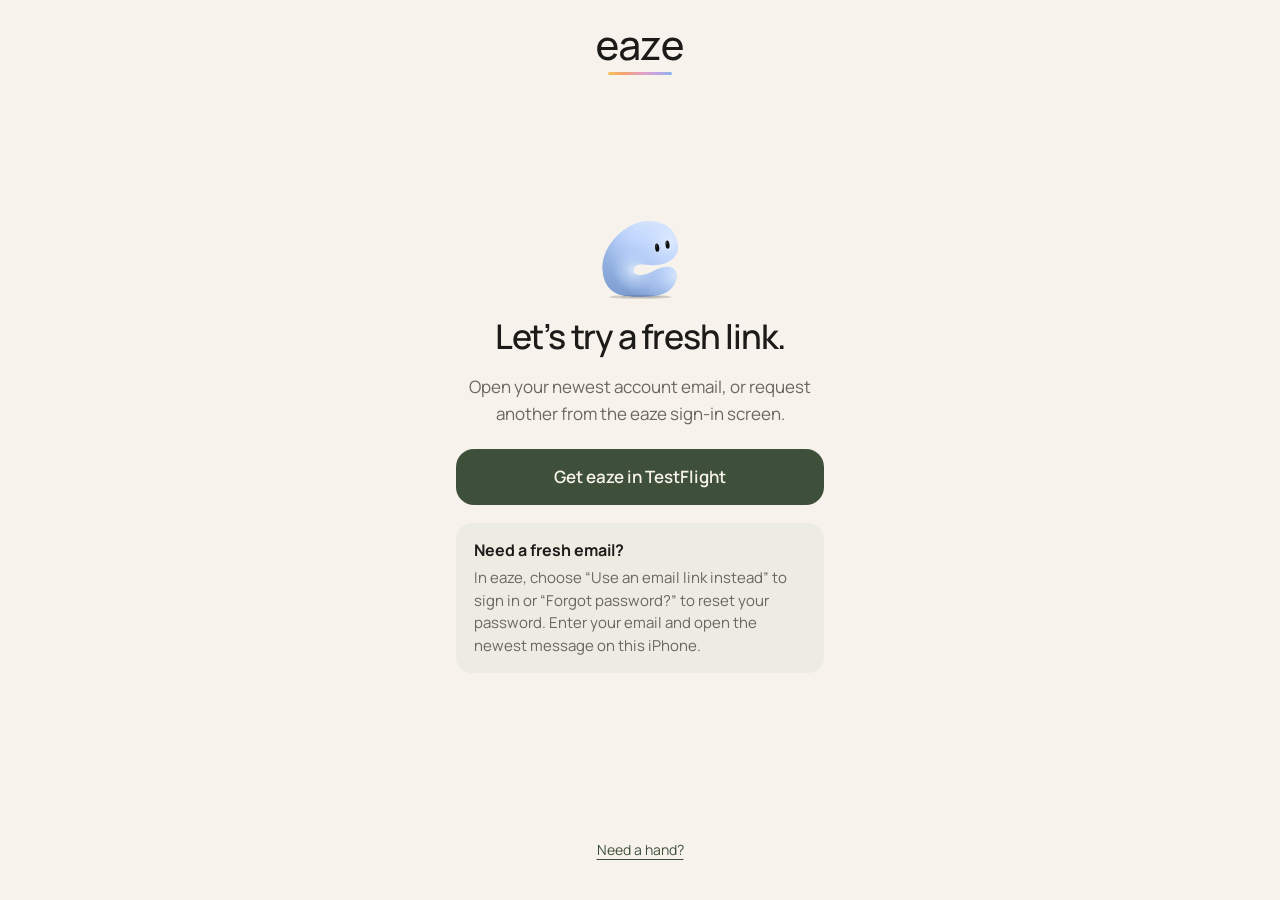
<file: index.html>
<!doctype html>
<html lang="en" dir="ltr">
  <head>
    <meta charset="utf-8" />
    <meta
      name="viewport"
      content="width=device-width,initial-scale=1,viewport-fit=cover"
    />
    <meta name="referrer" content="no-referrer" />
    <meta name="robots" content="noindex,nofollow,noarchive" />
    <meta
      http-equiv="Content-Security-Policy"
      content="default-src 'none'; base-uri 'none'; connect-src 'none'; form-action 'none'; img-src 'self'; font-src 'self'; script-src 'self'; style-src 'self'"
    />
    <meta name="theme-color" content="#f7f3ec" />
    <title>Continue to eaze</title>
    <link rel="stylesheet" href="/assets/account.css?v=2" />
    <script src="/assets/account-link.js?v=2" defer></script>
  </head>
  <body>
    <header>
      <img
        class="brand"
        src="/assets/wordmark.svg"
        alt="eaze"
        width="88"
        height="26"
      />
      <div class="brand-line" aria-hidden="true"></div>
    </header>
    <main>
      <img class="mascot" src="/assets/e.svg" alt="" width="140" height="121" />
      <h1 id="title">Continue in eaze.</h1>
      <p id="message">After installing eaze, reopen your newest email on this iPhone.</p>
      <a class="get-app" href="https://testflight.apple.com/join/SarTE6My" rel="noreferrer">Get eaze in TestFlight</a>
      <details id="installed" hidden>
        <summary>I already have eaze</summary>
        <button id="open" type="button" hidden disabled>Open eaze</button>
        <p class="note" id="help" aria-live="polite"></p>
      </details>
      <section class="fresh-email" aria-labelledby="fresh-heading">
        <h2 id="fresh-heading">Need a fresh email?</h2>
        <p id="fresh-steps">In eaze, choose “Use an email link instead” to sign in or “Forgot password?” to reset your password. Enter your email and open the newest message on this iPhone.</p>
      </section>
      <noscript><p class="note">Open eaze from your Home Screen to request a fresh email.</p></noscript>
    </main>
    <footer>
      <a class="help" href="https://eaze.co.uk/support" rel="noreferrer"
        >Need a hand?</a
      >
    </footer>
  </body>
</html>
</file>
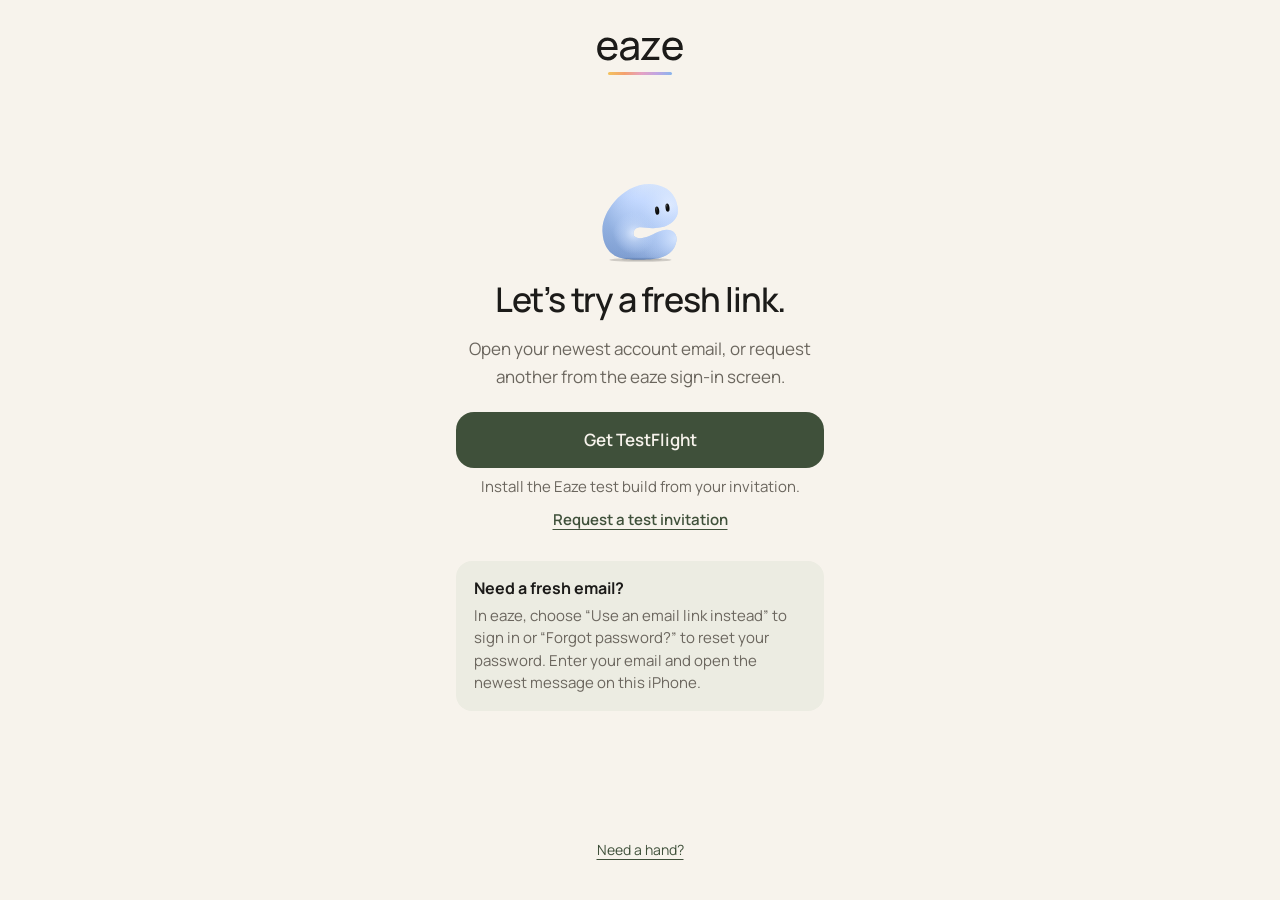
<file: staging/confirm/index.html>
<!doctype html>
<html lang="en" dir="ltr">
  <head>
    <meta charset="utf-8" />
    <meta
      name="viewport"
      content="width=device-width,initial-scale=1,viewport-fit=cover"
    />
    <meta name="referrer" content="no-referrer" />
    <meta name="robots" content="noindex,nofollow,noarchive" />
    <meta
      http-equiv="Content-Security-Policy"
      content="default-src 'none'; base-uri 'none'; connect-src 'none'; form-action 'none'; img-src 'self'; font-src 'self'; script-src 'self'; style-src 'self'"
    />
    <meta name="theme-color" content="#f7f3ec" />
    <title>Continue to eaze</title>
    <link rel="stylesheet" href="/assets/account.css?v=2" />
    <script src="/assets/account-link.js?v=2" defer></script>
  </head>
  <body>
    <header>
      <img
        class="brand"
        src="/assets/wordmark.svg"
        alt="eaze"
        width="88"
        height="26"
      />
      <div class="brand-line" aria-hidden="true"></div>
    </header>
    <main>
      <img class="mascot" src="/assets/e.svg" alt="" width="140" height="121" />
      <h1 id="title">Continue in eaze.</h1>
      <p id="message">After installing eaze, reopen your newest email on this iPhone.</p>
      <a class="get-app" href="https://testflight.apple.com/" rel="noreferrer">Get TestFlight</a>
      <p class="access-note">
        Install the Eaze test build from your invitation.
        <a href="https://eaze.co.uk/support" rel="noreferrer">Request a test invitation</a>
      </p>
      <details id="installed" hidden>
        <summary>I already have eaze</summary>
        <button id="open" type="button" hidden disabled>Open eaze</button>
        <p class="note" id="help" aria-live="polite"></p>
      </details>
      <section class="fresh-email" aria-labelledby="fresh-heading">
        <h2 id="fresh-heading">Need a fresh email?</h2>
        <p id="fresh-steps">In eaze, choose “Use an email link instead” to sign in or “Forgot password?” to reset your password. Enter your email and open the newest message on this iPhone.</p>
      </section>
      <noscript><p class="note">Open eaze from your Home Screen to request a fresh email.</p></noscript>
    </main>
    <footer>
      <a class="help" href="https://eaze.co.uk/support" rel="noreferrer"
        >Need a hand?</a
      >
    </footer>
  </body>
</html>
</file>
<file: assets/account.css>
@font-face {
  font-family: Manrope;
  font-style: normal;
  font-weight: 200 800;
  font-display: swap;
  src: url("./manrope-latin.woff2") format("woff2");
}
:root {
  color-scheme: light;
  font-family:
    Manrope,
    -apple-system,
    BlinkMacSystemFont,
    sans-serif;
  color: #1c1b19;
  background: #f7f3ec;
  font-synthesis: none;
}
* {
  box-sizing: border-box;
}
body {
  margin: 0;
  min-height: 100svh;
  padding: max(28px, env(safe-area-inset-top))
    max(24px, env(safe-area-inset-right)) max(20px, env(safe-area-inset-bottom));
  display: flex;
  flex-direction: column;
  align-items: center;
}
.brand {
  display: block;
  width: 88px;
  height: auto;
}
.brand-line {
  height: 3px;
  width: 64px;
  border-radius: 4px;
  margin: 10px auto 0;
  background: linear-gradient(
    96deg,
    #f3c35d,
    #f4a16f 26%,
    #e5a1c2 52%,
    #c0a5e2 76%,
    #89b5ec
  );
}
header {
  padding-top: 8px;
}
main {
  width: 100%;
  max-width: 368px;
  margin: auto 0;
  padding: clamp(20px, 4vh, 38px) 0;
  text-align: center;
}
.mascot {
  width: 90px;
  height: auto;
  display: block;
  margin: 0 auto 18px;
}
h1 {
  font-size: clamp(28px, 7.3vw, 34px);
  font-weight: 550;
  letter-spacing: -1.2px;
  line-height: 1.17;
  margin: 0 0 16px;
  text-wrap: balance;
}
p {
  font-size: 17px;
  line-height: 1.6;
  margin: 0;
  color: #6b665e;
  text-wrap: pretty;
}
.get-app,
button {
  width: 100%;
  min-height: 50px;
  border: 0;
  border-radius: 18px;
  background: #3f503a;
  color: #f7f3ec;
  font:
    600 17px/1.4 Manrope,
    sans-serif;
  padding: 16px 20px;
  cursor: pointer;
  transition: transform 0.15s;
}
.get-app {
  display: flex;
  align-items: center;
  justify-content: center;
  margin-top: 22px;
  text-decoration: none;
}
.get-app:active,
button:active {
  transform: scale(0.98);
}
[hidden] {
  display: none;
}
summary,
.access-note a {
  color: #3f503a;
  font-weight: 600;
  text-decoration: underline;
  text-underline-offset: 4px;
  min-height: 44px;
  padding: 11px 4px;
  cursor: pointer;
}
summary {
  line-height: 1.5;
}
.access-note a {
  display: inline-block;
}
#installed {
  margin-top: 4px;
}
#installed button {
  background: transparent;
  color: #3f503a;
  border: 1px solid currentColor;
}
.fresh-email {
  margin-top: 18px;
  padding: 16px 18px;
  border-radius: 16px;
  background: #ecece2;
  text-align: start;
}
.fresh-email h2 {
  font-size: 1rem;
  line-height: 1.4;
  margin: 0 0 6px;
}
.fresh-email p,
.access-note {
  font-size: 0.9375rem;
  line-height: 1.5;
  text-wrap: initial;
}
.access-note,
.note:not(:empty) {
  margin-top: 8px;
}
button:disabled {
  opacity: 0.5;
  cursor: default;
}
.note {
  font-size: 14px;
  line-height: 1.6;
}
.help {
  color: #3f503a;
  font-size: 14px;
  text-underline-offset: 4px;
  min-height: 44px;
  display: inline-flex;
  align-items: center;
  padding: 8px 12px;
}
footer {
  text-align: center;
  padding: 8px 0;
}
footer p {
  font-size: 12px;
}
:focus-visible {
  outline: 3px solid #20477c;
  outline-offset: 5px;
}
@media (prefers-reduced-motion: reduce) {
  .get-app,
  button {
    transition: none;
  }
}
@media (prefers-contrast: more) {
  p {
    color: #3a3833;
  }
  .get-app,
  button {
    border: 2px solid #1c1b19;
  }
}
</file>
